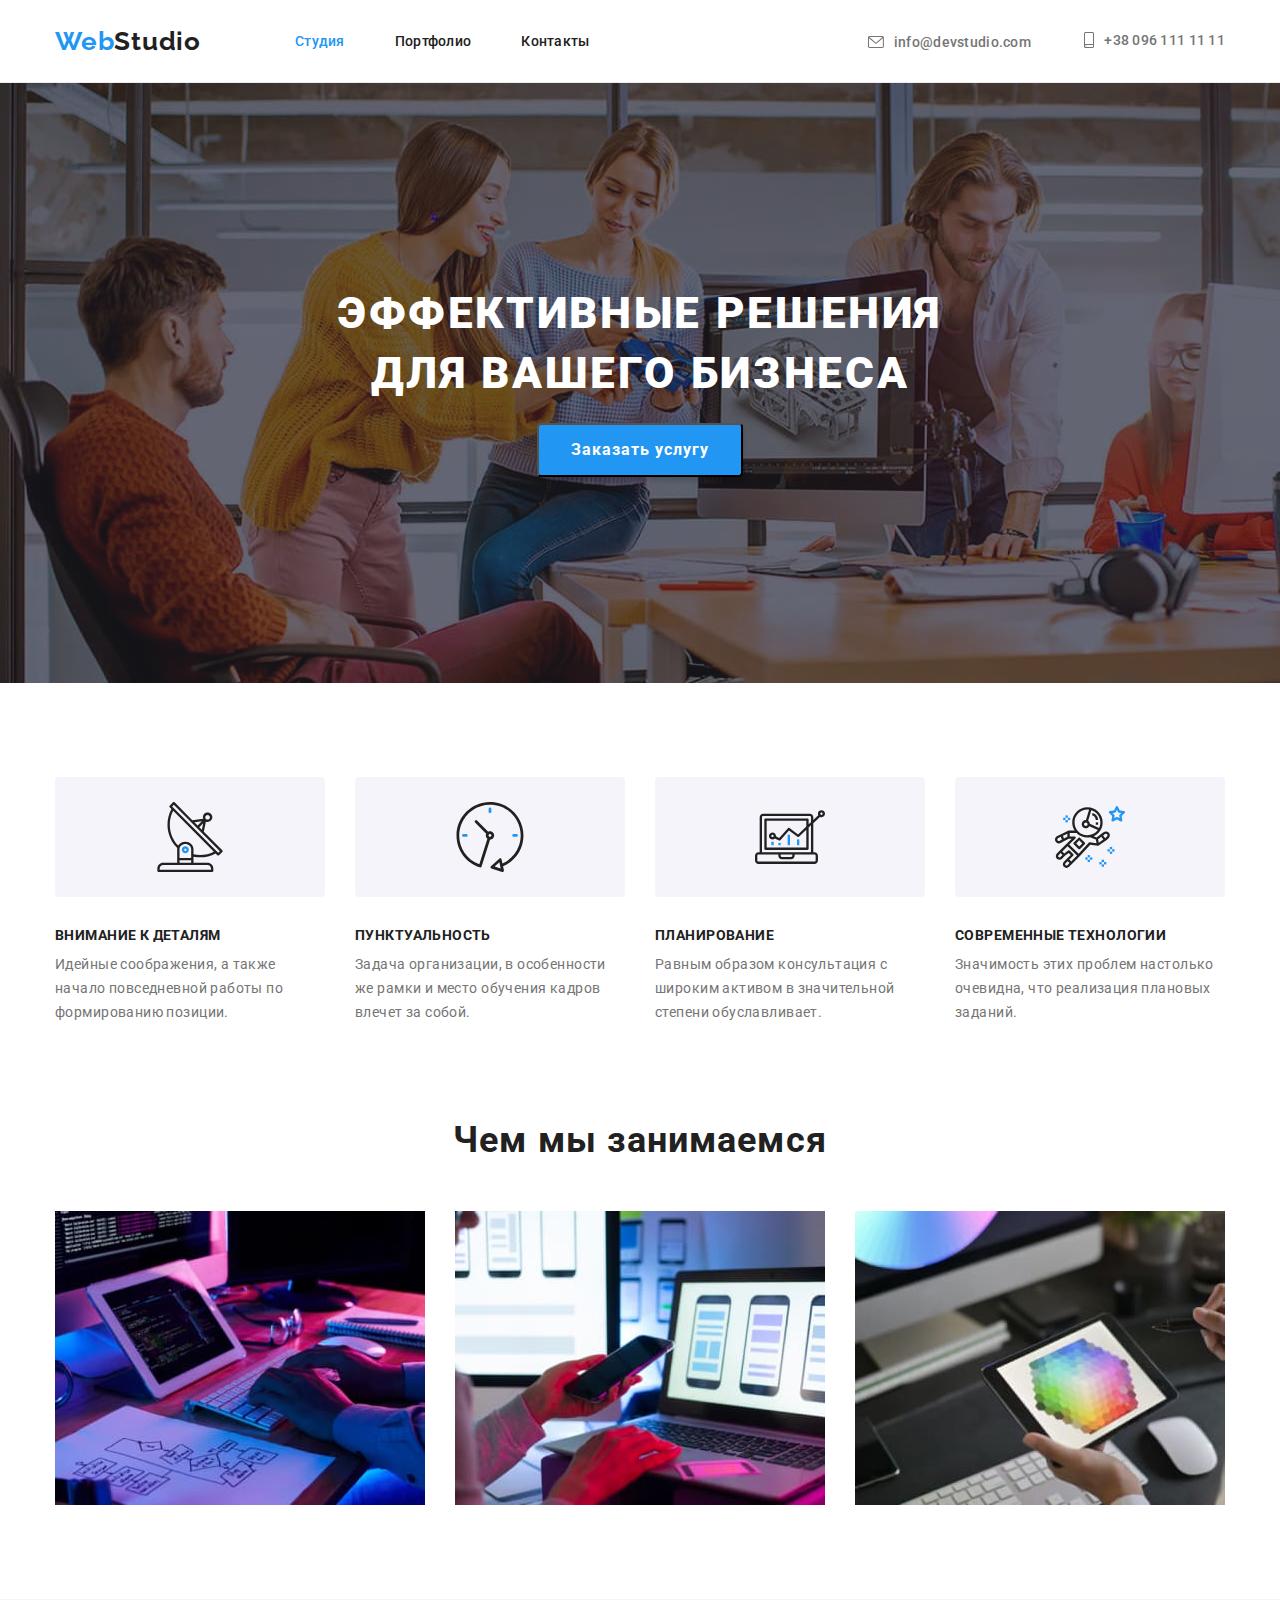
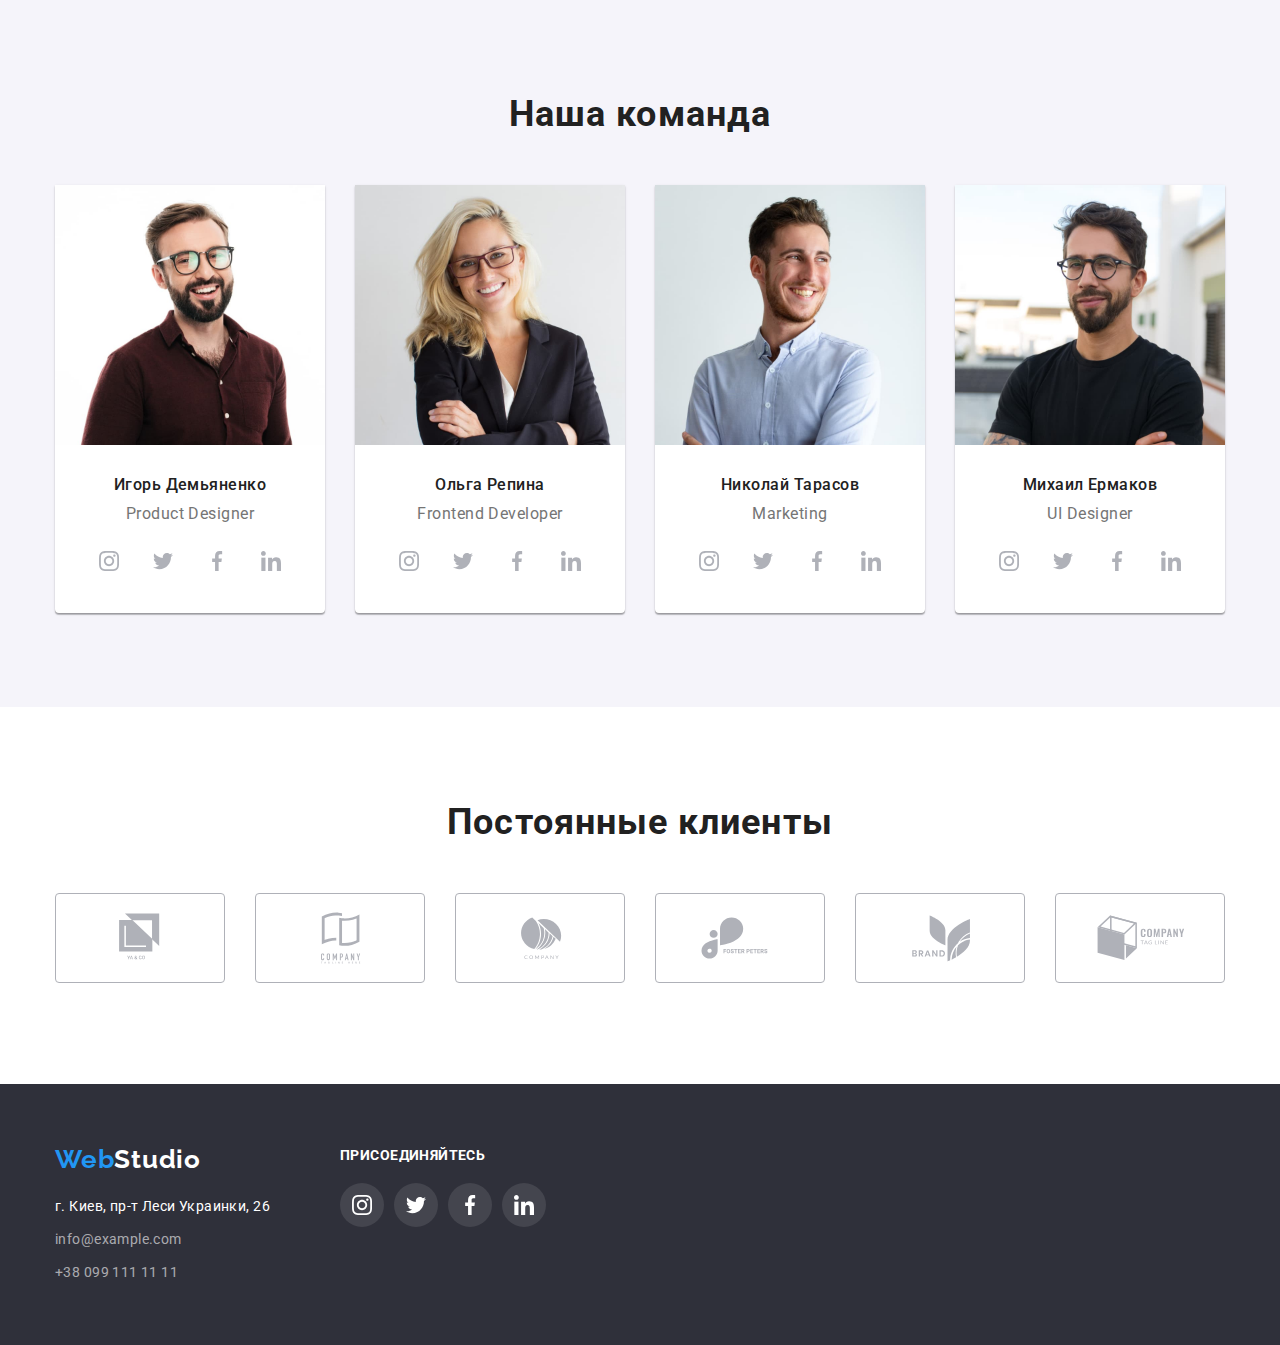
<file: index.html>
<!DOCTYPE html>
<html lang="ru">
<head>
    <meta charset="UTF-8">
    <meta name="viewport" content="width=device-width, initial-scale=1.0">
    <title>Студия</title>
    <link rel="preconnect" href="https://fonts.gstatic.com">
    <link href="https://fonts.googleapis.com/css2?family=Raleway:wght@700&family=Roboto:wght@400;500;700;900&display=swap" rel="stylesheet">
    <link rel="stylesheet" href="https://cdnjs.cloudflare.com/ajax/libs/modern-normalize/1.0.0/modern-normalize.min.css">
    <link rel="stylesheet" href="./css/main.css">
</head>
<body>

    <!-- Шапка страницы -->
    <header>
        <div class="container head ">
            <nav class="main-nav">
                <a href="./index.html" class="nav-logo"><span class="logo">Web</span>Studio</a>
                <ul class="main-nav-list">
                    <li><a href="./index.html" class="nav-link current">Студия</a></li>
                    <li><a href="./portfolio.html" class="nav-link">Портфолио</a></li>
                    <li><a href="" class="nav-link">Контакты</a></li>
                </ul>
            </nav>
            <address class="adress-nav">
                <a href="mailto:info@devstudio.com" class="link mail-link">
                <svg class="mail-icon">
                    <use href="./images/sprite.svg#icon-envelope"></use>
                </svg> 
                info@devstudio.com</a>
                <a href="tel:+380961111111" class="link phone-link">
                <svg class="phone-icon">
                    <use href="./images/sprite.svg#icon-smartphone"></use>
                </svg>
                +38 096 111 11 11</a>
            </address> 
        </div> 
    </header>

    <!-- Уникальный контент страницы -->
    <main>
        <!-- Секция Герой страницы -->
        <section class="hero" >
            <div class="container">
                <h1 class="hero-title">Эффективные решения для вашего бизнеса</h1>
                <button type="button" class="hero-button">Заказать услугу</button>
            </div>
        </section>

        <!-- Секция Наши особенности-->
        <section class="features">
            <div class="container">
                <h2 class="features-title visually-hidden">ОСОБЕННОСТИ</h2>
                <ul class="features-list">
                    <li class="features-list-item icon-antenna">
                        <div class="icon-bcg">
                            <svg class="features-icon">
                                <use href="./images/sprite.svg#icon-antenna"></use>
                            </svg>
                        </div>
                        <h3 class="item-title">ВНИМАНИЕ К ДЕТАЛЯМ</h3>
                        <p class="item-text">Идейные соображения, а также начало повседневной работы по формированию позиции.</p>
                    </li>
                    <li class="features-list-item icon-clock">
                        <div class="icon-bcg">
                            <svg class="features-icon">
                                <use href="./images/sprite.svg#icon-clock"></use>
                            </svg>
                        </div>
                        <h3 class="item-title">ПУНКТУАЛЬНОСТЬ</h3>
                        <p class="item-text">Задача организации, в особенности же рамки и место обучения кадров влечет за собой.</p>
                    </li>
                    <li class="features-list-item icon-diagramm">
                        <div class="icon-bcg">
                            <svg class="features-icon">
                                <use href="./images/sprite.svg#icon-diagram"></use>
                            </svg>
                        </div>
                        <h3 class="item-title">ПЛАНИРОВАНИЕ</h3>
                        <p class="item-text">Равным образом консультация с широким активом в значительной степени обуславливает.</p>
                    </li>
                    <li class="features-list-item icon-astronaut">
                        <div class="icon-bcg">
                            <svg class="features-icon">
                                <use href="./images/sprite.svg#icon-astronaut"></use>
                            </svg>
                        </div>
                        <h3 class="item-title">СОВРЕМЕННЫЕ ТЕХНОЛОГИИ</h3>
                        <p class="item-text">Значимость этих проблем настолько очевидна, что реализация плановых заданий.</p>
                    </li>
                </ul>
            </div>
        </section>
        
    <!-- Секция Чем мы занимаемся  -->
        <section class="ourworks">
            <div class="container">
                <h2 class="works title"> Чем мы занимаемся </h2>
                <ul class="works-list">
                    <li class="works-list-item"><a href=""><img src="./images/img_for_index/hand_on_keybord.jpg" alt="Набирает руками код на клваиатуре" width="370"></a></li>
                    <li class="works-list-item"><a href=""><img src="./images/img_for_index/phone_in_hand.jpg" alt="Держит в руках телефон" width="370"></a></li>
                    <li class="works-list-item"><a href=""><img src="./images/img_for_index/tablet.jpg" alt="Выбирает цвет из палитры на планшете" width="370"></a></li>
                </ul>
            </div>
        </section>

    <!-- Секция Наша команда -->
        <section class="ourteam">
            <div class="container">
                <h2 class="team title">Наша команда</h2>
                <ul class="team-list">
                    <li class="team-list-item">
                        <img src="./images/img_for_index/Ihor.jpg" alt="Фото Игорь Демьяненко" width="270" class="item-photo">
                        <h3 class="item-title">Игорь Демьяненко</h3>
                        <p class="item-text">Product Designer</p>
                        <ul class="social-sublist">
                            <li class="sublist-item">
                                <a href="" class="social-link">
                                    <svg class="social-icon">
                                        <use href="./images/sprite.svg#icon-instagram"></use>
                                    </svg>
                                </a>
                            </li>
                            <li class="sublist-item">
                                <a href="" class="social-link">
                                    <svg class="social-icon">
                                        <use href="./images/sprite.svg#icon-twitter"></use>
                                    </svg>
                                </a>
                            </li>
                            <li class="sublist-item">
                                <a href="" class="social-link">
                                    <svg class="social-icon">
                                        <use href="./images/sprite.svg#icon-facebook"></use>
                                    </svg>
                                </a>
                            </li>
                            <li class="sublist-item">
                                <a href="" class="social-link">
                                    <svg class="social-icon">
                                        <use href="./images/sprite.svg#icon-linkedin"></use>
                                    </svg>
                                </a>
                            </li>
                        </ul>
                    </li>
                    <li class="team-list-item">
                        <img src="./images/img_for_index/Olga.jpg" alt="Фото Ольга Репина" width="270" class="item-photo">
                        <h3 class="item-title">Ольга Репина</h3>
                        <p class="item-text">Frontend Developer</p>
                        <ul class="social-sublist">
                            <li class="sublist-item">
                                <a href="" class="social-link">
                                    <svg class="social-icon">
                                        <use href="./images/sprite.svg#icon-instagram"></use>
                                    </svg>
                                </a>
                            </li>
                            <li class="sublist-item">
                                <a href="" class="social-link">
                                    <svg class="social-icon">
                                        <use href="./images/sprite.svg#icon-twitter"></use>
                                    </svg>
                                </a>
                            </li>
                            <li class="sublist-item">
                                <a href="" class="social-link">
                                    <svg class="social-icon">
                                        <use href="./images/sprite.svg#icon-facebook"></use>
                                    </svg>
                                </a>
                            </li>
                            <li class="sublist-item">
                                <a href="" class="social-link">
                                    <svg class="social-icon">
                                        <use href="./images/sprite.svg#icon-linkedin"></use>
                                    </svg>
                                </a>
                            </li>
                        </ul>
                    </li>
                    <li class="team-list-item">
                        <img src="./images/img_for_index/Nickola.jpg" alt="Фото Николай Тарасов" width="270" class="item-photo">
                        <h3 class="item-title">Николай Тарасов</h3>
                        <p class="item-text">Marketing</p>
                        <ul class="social-sublist">
                            <li class="sublist-item">
                                <a href="" class="social-link">
                                    <svg class="social-icon">
                                        <use href="./images/sprite.svg#icon-instagram"></use>
                                    </svg>
                                </a>
                            </li>
                            <li class="sublist-item">
                                <a href="" class="social-link">
                                    <svg class="social-icon">
                                        <use href="./images/sprite.svg#icon-twitter"></use>
                                    </svg>
                                </a>
                            </li>
                            <li class="sublist-item">
                                <a href="" class="social-link">
                                    <svg class="social-icon">
                                        <use href="./images/sprite.svg#icon-facebook"></use>
                                    </svg>
                                </a>
                            </li>
                            <li class="sublist-item">
                                <a href="" class="social-link">
                                    <svg class="social-icon">
                                        <use href="./images/sprite.svg#icon-linkedin"></use>
                                    </svg>
                                </a>
                            </li>
                        </ul>
                    </li>
                    <li class="team-list-item">
                        <img src="./images/img_for_index/Misha.jpg" alt="Фото Михаил Ермаков" width="270" class="item-photo">
                        <h3 class="item-title">Михаил Ермаков</h3>
                        <p class="item-text">UI Designer</p>
                        <ul class="social-sublist">
                            <li class="sublist-item">
                                <a href="" class="social-link">
                                    <svg class="social-icon">
                                        <use href="./images/sprite.svg#icon-instagram"></use>
                                    </svg>
                                </a>
                            </li>
                            <li class="sublist-item">
                                <a href="" class="social-link">
                                    <svg class="social-icon">
                                        <use href="./images/sprite.svg#icon-twitter"></use>
                                    </svg>
                                </a>
                            </li>
                            <li class="sublist-item">
                                <a href="" class="social-link">
                                    <svg class="social-icon">
                                        <use href="./images/sprite.svg#icon-facebook"></use>
                                    </svg>
                                </a>
                            </li>
                            <li class="sublist-item">
                                <a href="" class="social-link">
                                    <svg class="social-icon">
                                        <use href="./images/sprite.svg#icon-linkedin"></use>
                                    </svg>
                                </a>
                            </li>
                        </ul>
                    </li>
                </ul>
            </div>
        </section>

        <!-- OUR CLIENTS -->

        <section class="clients">
            <div class="container">
                <h2 class="client title">Постоянные клиенты</h2>
                <ul class="clients-list">
                    <li class="client-item">
                        <a href="" class="client-link">
                            <svg class="client-icon">
                                <use href="./images/sprite.svg#icon-Client_yaco"></use>
                            </svg>
                        </a>
                    </li>
                    <li class="client-item">
                        <a href="" class="client-link">
                            <svg class="client-icon">
                                <use href="./images/sprite.svg#icon-Client_company_tagline"></use>
                            </svg>
                        </a>
                    </li>
                    <li class="client-item">
                        <a href="" class="client-link">
                            <svg class="client-icon">
                                <use href="./images/sprite.svg#icon-Client_company"></use>
                            </svg>
                        </a>
                    </li>
                    <li class="client-item">
                        <a href="" class="client-link">
                            <svg class="client-icon">
                                <use href="./images/sprite.svg#icon-Client_foster_peters"></use>
                            </svg>
                        </a>
                    </li>
                    <li class="client-item">
                        <a href="" class="client-link">
                            <svg class="client-icon">
                                <use href="./images/sprite.svg#icon-Client_brand"></use>
                            </svg>
                        </a>
                    </li>
                    <li class="client-item">
                        <a href="" class="client-link">
                            <svg class="client-icon">
                                <use href="./images/sprite.svg#icon-Client_taglinesecond"></use>
                            </svg>
                        </a>
                    </li>
                </ul>
            </div>
        </section>
    </main>

<!-- Подвал-->
    <footer class="footer">
        <div class="container">
            <div class="footer-left">
                <a href="./index.html" class="link-logo"><span class="logo">Web</span>Studio</a>
                <address class="footer-nav">
                    <div class="footer-nav-wrapper">
                        г. Киев, пр-т Леси Украинки, 26 
                        <a href="mailto:info@example.com" class="link">info@example.com</a> 
                        <a href="tel:+380991111111" class="link">+38 099 111 11 11</a>
                    </div>
                </address>
            </div>
            <div class="footer-right">
                <strong class="strong">присоединяйтесь</strong>
                <ul class="social-sublist">
                    <li class="sublist-item">
                        <a href="" class="social-link">
                            <svg class="social-icon">
                                <use href="./images/sprite.svg#icon-instagram"></use>
                            </svg>
                        </a>
                    </li>
                    <li class="sublist-item">
                        <a href="" class="social-link">
                            <svg class="social-icon">
                                <use href="./images/sprite.svg#icon-twitter"></use>
                            </svg>
                        </a>
                    </li>
                    <li class="sublist-item">
                        <a href="" class="social-link">
                            <svg class="social-icon">
                                <use href="./images/sprite.svg#icon-facebook"></use>
                            </svg>
                        </a>
                    </li>
                    <li class="sublist-item">
                        <a href="" class="social-link">
                            <svg class="social-icon">
                                <use href="./images/sprite.svg#icon-linkedin"></use>
                            </svg>
                        </a>
                    </li>
                </ul>
            </div>
        </div>
    </footer>

</body>
</html>
</file>
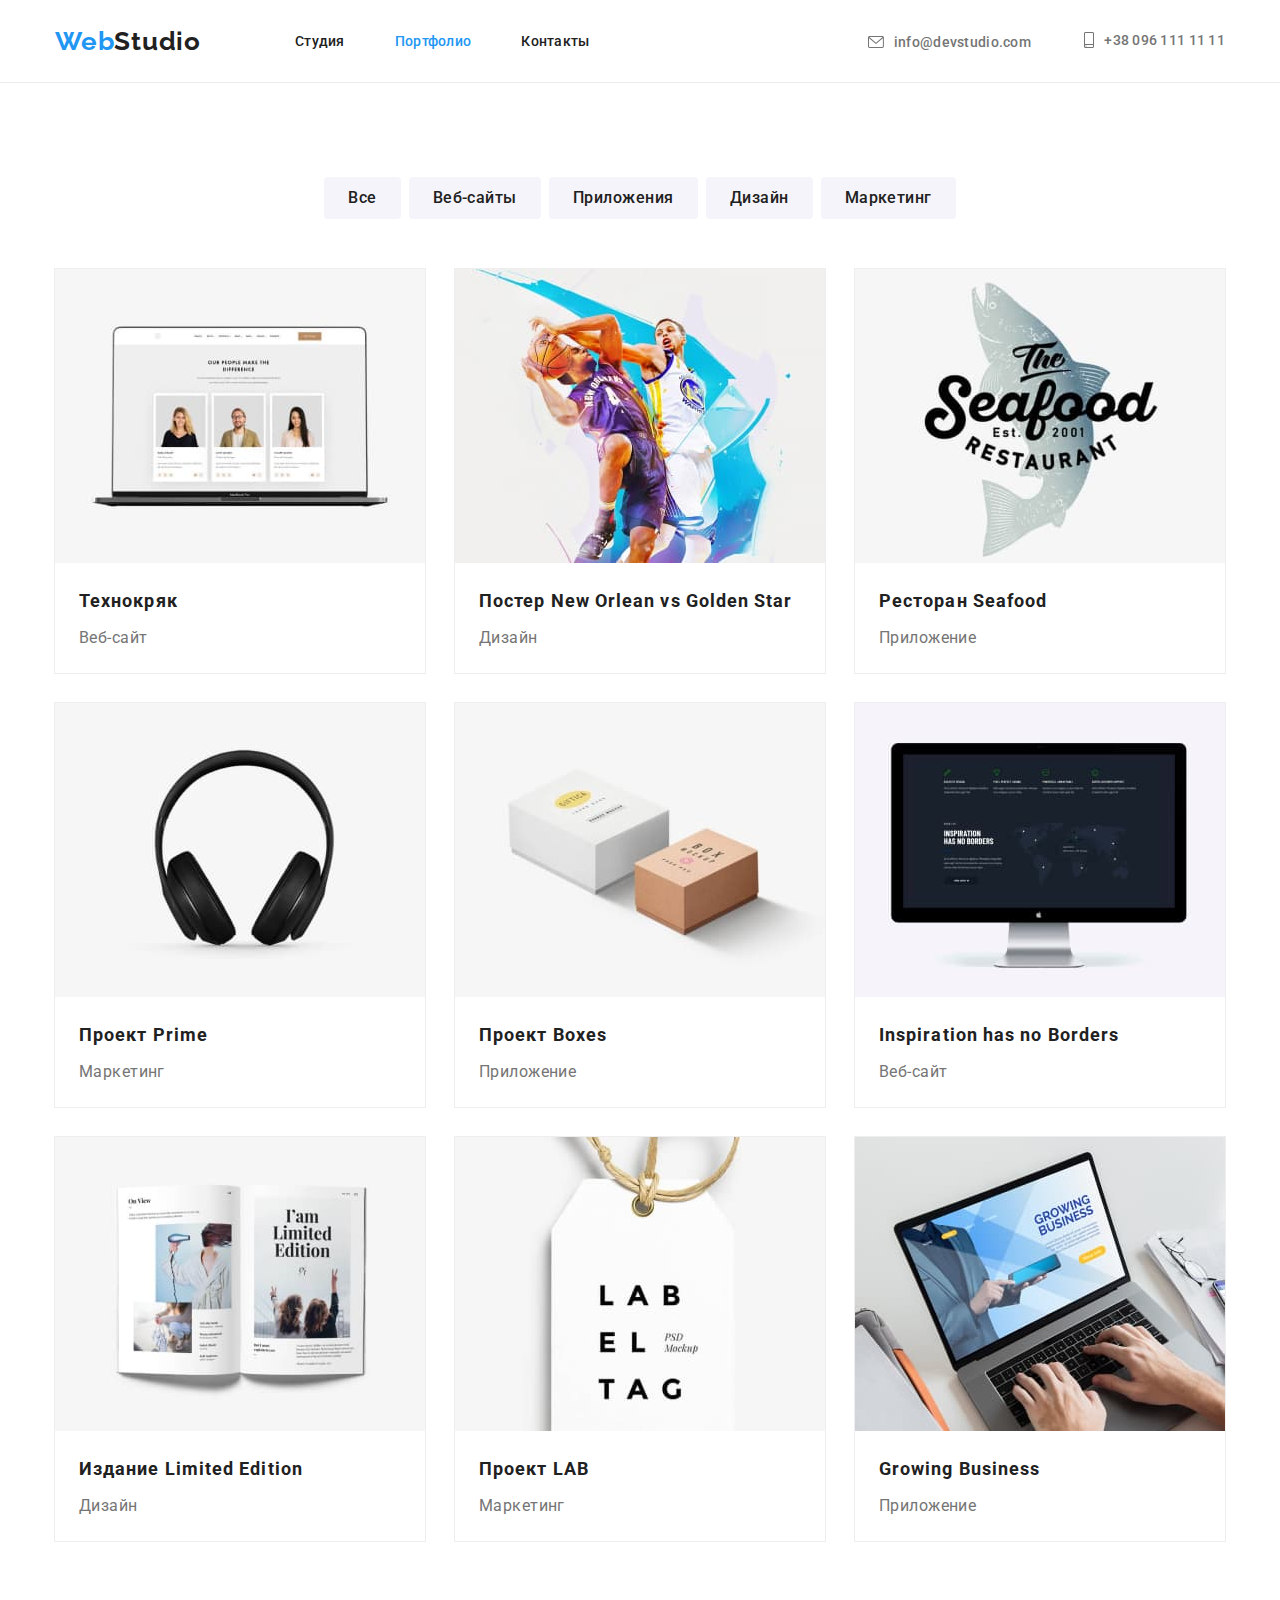
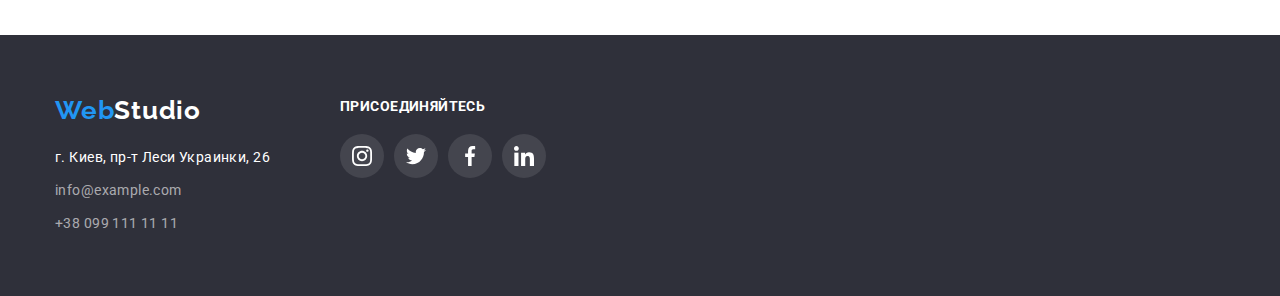
<file: portfolio.html>
<!DOCTYPE html>
<html lang="ru">
<head>
    <meta charset="UTF-8">
    <meta name="viewport" content="width=device-width, initial-scale=1.0">
    <title>Портфолио</title>
    <link rel="preconnect" href="https://fonts.gstatic.com">
    <link href="https://fonts.googleapis.com/css2?family=Raleway:wght@700&family=Roboto:wght@400;500;700;900&display=swap" rel="stylesheet">
    <link rel="stylesheet" href="https://cdnjs.cloudflare.com/ajax/libs/modern-normalize/1.0.0/modern-normalize.min.css">
    <link rel="stylesheet" href="./css/main.css">
</head>
<body>

     <!-- Шапка страницы -->
     <header>
        <div class="container head ">
            <nav class="main-nav">
                <a href="./index.html" class="nav-logo"><span class="logo">Web</span>Studio</a>
                <ul class="main-nav-list">
                    <li><a href="./index.html" class="nav-link">Студия</a></li>
                    <li><a href="./portfolio.html" class="nav-link current">Портфолио</a></li>
                    <li><a href="" class="nav-link">Контакты</a></li>
                </ul>
            </nav>
            <address class="adress-nav">
                <a href="mailto:info@devstudio.com" class="link mail-link">
                <svg class="mail-icon">
                    <use href="./images/sprite.svg#icon-envelope"></use>
                </svg> 
                info@devstudio.com</a>
                <a href="tel:+380961111111" class="link phone-link">
                <svg class="phone-icon">
                    <use href="./images/sprite.svg#icon-smartphone"></use>
                </svg>
                +38 096 111 11 11</a>
            </address> 
        </div> 
    </header>

    <!-- Основной контент страницы Портфолио-->
    <main class="portfolio">
        <section class="pottfolio__content">
            <div class="container">
                <h1 class="visually-hidden">Портфолио</h1>
                <ul class="pottfolio__top-list">
                    <li class="list-item"><button type="button" class="item-button">Все</button></li>
                    <li class="list-item"><button type="button" class="item-button">Веб-сайты</button></li>
                    <li class="list-item"><button type="button" class="item-button">Приложения</button></li>
                    <li class="list-item"><button type="button" class="item-button">Дизайн</button></li>
                    <li class="list-item"><button type="button" class="item-button">Маркетинг</button></li>
                </ul>
                <ul class="pottfolio__bot-list">
                    <li class="list-item">
                        <a href="" class="list-link">
                            <div class="link-content">
                                <img src="./images/img_for_potfolio/tehnocryak.jpg" alt="Веб-сайт технокряк">
                                <div class="list-item-underimg">
                                    <h2 class="bot-list-title">Технокряк</h2>
                                    <p class="bot-list-text">Веб-сайт</p>
                                </div>
                            </div>
                        </a>
                        
                    </li>
                    <li class="list-item">
                        <a href="" class="list-link">
                            <div class="link-content">
                                <img src="./images/img_for_potfolio/basketball.jpg" alt="Постер New Orlean vs Golden Star">
                                <div class="list-item-underimg">
                                    <h2 class="bot-list-title">Постер New Orlean vs Golden Star</h2>
                                    <p class="bot-list-text">Дизайн</p>
                                </div>
                            </div>
                        </a>
                        
                    </li>
                    <li class="list-item">
                        <a href="" class="list-link">
                            <div class="link-content">
                                <img src="./images/img_for_potfolio/seafood.jpg" alt="Ресторан Seafood">
                                <div class="list-item-underimg">
                                    <h2 class="bot-list-title">Ресторан Seafood</h2>
                                    <p class="bot-list-text">Приложение</p>
                                </div>
                            </div>
                        </a>
                        
                    </li>
                    <li class="list-item">
                        <a href="" class="list-link">
                            <div class="link-content">
                                <img src="./images/img_for_potfolio/project-prime.jpg" alt="Наушники">
                                <div class="list-item-underimg">
                                    <h2 class="bot-list-title">Проект Prime</h2>
                                    <p class="bot-list-text">Маркетинг</p>
                                </div>
                            </div>
                        </a>
                        
                    </li>
                    <li class="list-item">
                        <a href="" class="list-link">
                            <div class="link-content">
                                <img src="./images/img_for_potfolio/project-boxes.jpg" alt="Две коробки">
                                <div class="list-item-underimg">
                                    <h2 class="bot-list-title">Проект Boxes</h2>
                                    <p class="bot-list-text">Приложение</p>
                                </div>
                            </div>
                        </a>
                        
                    </li>
                    <li class="list-item">
                        <a href="" class="list-link">
                            <div class="link-content">
                                <img src="./images/img_for_potfolio/inspiration.jpg" alt="Монитор с сайтом">
                                <div class="list-item-underimg">
                                    <h2 class="bot-list-title">Inspiration has no Borders</h2>
                                    <p class="bot-list-text">Веб-сайт</p>
                                </div>
                            </div>
                        </a>
                        
                    </li>
                    <li class="list-item">
                        <a href="" class="list-link">
                            <div class="link-content">
                                <img src="./images/img_for_potfolio/book.jpg" alt="Открытая книга">
                                <div class="list-item-underimg">
                                    <h2 class="bot-list-title">Издание Limited Edition</h2>
                                    <p class="bot-list-text">Дизайн</p>
                                </div>
                            </div>
                        </a>
                        
                    </li>
                    <li class="list-item">
                        <a href="" class="list-link">
                            <div class="link-content">
                                <img src="./images/img_for_potfolio/lab.jpg" alt="Лейба">
                                <div class="list-item-underimg">
                                    <h2 class="bot-list-title">Проект LAB</h2>
                                    <p class="bot-list-text">Маркетинг</p>
                                </div>
                            </div>
                        </a>
                        
                    </li>
                    <li class="list-item">
                        <a href="" class="list-link">
                            <div class="link-content">
                                <img src="./images/img_for_potfolio/growing-business.jpg" alt="Ноутбук с открытым сайтом">
                                <div class="list-item-underimg">
                                    <h2 class="bot-list-title">Growing Business</h2>
                                    <p class="bot-list-text">Приложение</p>
                                </div>
                            </div>
                        </a>
                        
                    </li>
                </ul>
            </div>
        </section>
    </main>

    <!-- Подвал-->
    <footer class="footer">
        <div class="container">
            <div class="footer-left">
                <a href="./index.html" class="link-logo"><span class="logo">Web</span>Studio</a>
                <address class="footer-nav">
                    <div class="footer-nav-wrapper">
                        г. Киев, пр-т Леси Украинки, 26 
                        <a href="mailto:info@example.com" class="link">info@example.com</a> 
                        <a href="tel:+380991111111" class="link">+38 099 111 11 11</a>
                    </div>
                </address>
            </div>
            <div class="footer-right">
                <strong class="strong">присоединяйтесь</strong>
                <ul class="social-sublist">
                    <li class="sublist-item">
                        <a href="" class="social-link">
                            <svg class="social-icon">
                                <use href="./images/sprite.svg#icon-instagram"></use>
                            </svg>
                        </a>
                    </li>
                    <li class="sublist-item">
                        <a href="" class="social-link">
                            <svg class="social-icon">
                                <use href="./images/sprite.svg#icon-twitter"></use>
                            </svg>
                        </a>
                    </li>
                    <li class="sublist-item">
                        <a href="" class="social-link">
                            <svg class="social-icon">
                                <use href="./images/sprite.svg#icon-facebook"></use>
                            </svg>
                        </a>
                    </li>
                    <li class="sublist-item">
                        <a href="" class="social-link">
                            <svg class="social-icon">
                                <use href="./images/sprite.svg#icon-linkedin"></use>
                            </svg>
                        </a>
                    </li>
                </ul>
            </div>
        </div>
    </footer>
</body>
</html>
</file>
<file: css/main.css>
/* Цвет выделенного текста  #2196F3; */
/* Цвет h2 h3 #212121;*/
/* Цвет адреса и основного текста  #757575; */
/* Цвет h1 и бэкграунда основного  #FFFFFF; */
/* Цвет бэкграунда вторичного #2F303A;
   Цвет бэкграунда кнопки Портфолио #F5F4FA; */

/* Основные стили документа */
:root {
    --primary-text-color: #757575;
    --title-text-color: #212121;
    --accent-color: #2196F3;
    --primary-background-color: #FFFFFF;
    --secondary-background-color: #2F303A;
    --primary-bcg-clr-btn: #F5F4FA;

    --main-font: Roboto;
    --secondary-font: Raleway;
}

body {
    font-family: var(--main-font);
    font-weight: 400;
    font-size: 14px;
    line-height: 1.714;
    letter-spacing: 0.03em;
    background-color: var(--primary-background-color);
    color: var(--primary-text-color)
}
h1,h2,h3,h4,p {
    margin: 0;
}
img {
    display: block;
}
ul {
    list-style-type: none;
    padding: 0;
    margin: 0;
}
header {
    border-bottom: 1px solid #ECECEC;
}
a {
    text-decoration: none;
    color:inherit;
}

.container {
    margin-left: auto;
    margin-right: auto;
    width: 1200px;
    padding: 0 15px;
}

/* Стили Шапки */
.head,
.head > .main-nav {
    display: flex;
    align-items: center;
}

.main-nav .nav-logo {
    margin-right: 94px;


    color: var(--title-text-color);
    text-decoration: none;
    font-family: var(--secondary-font);
    font-weight: 700;
    font-size: 26px;
    line-height: 1.192;
    letter-spacing: 0.03em;
}

.logo {
    color: var(--accent-color);
}
.main-nav-list {
    display: flex;

}

.main-nav-list li:not(:last-child) {
    margin-right: 50px;
}

.main-nav .nav-link {
    display: block;
    padding-top:32px ;
    padding-bottom:32px ;

    font-weight: 500;
    font-size: 14px;
    line-height: 1.143;
    letter-spacing: 0.02em;
    color: var(--title-text-color);
    text-decoration: none;

}
.main-nav .nav-link:hover, 
.main-nav .nav-link:focus,
.main-nav .nav-link.current {
    color: var(--accent-color);
}

.link {
    color: var(--primary-text-color);
    text-decoration: none;
}
.link:hover, 
.link:focus  {
    color: var(--accent-color);
}
.adress-nav {
    margin-left: auto;
    font-style: normal;
    font-weight: 500;
    font-size: 14px;
    line-height: 1.143;
    letter-spacing: 0.02em;
}

.mail-icon {
    width: 16px;
    height: 12px;
    margin-right: 10px;
    fill:var(--primary-text-color);
}
.phone-icon {
    width: 10px;
    height: 16px;
    margin-right: 10px;
    fill:var(--primary-text-color);
}
.mail-link, 
.phone-link {
    padding-top: 32px;
    padding-bottom: 32px;
    display: inline-flex;
    align-items: center;
}
.mail-link:hover .mail-icon,
.mail-link:focus .mail-icon,
.phone-link:hover .phone-icon,
.phone-link:focus .phone-icon {
    fill: var(--accent-color);
}

.adress-nav a + a {
    margin-left: 50px;
}

/* Стиль Героя */


.hero {
    max-width: 1600px;
    height: 600px;
    background-color:var(--secondary-background-color);
    background-image: linear-gradient(to right, rgba(47, 48, 58, 0.4), rgba(47, 48, 58, 0.4)) , url('../images/img_for_index/header_background.jpg');
    background-size: cover;
    background-repeat: no-repeat;
    
    
    text-align: center;
    display: flex;
    margin: 0 auto;
    padding-top: 200px;
    padding-bottom: 200px;
}
.hero-title {

    margin-top: 0;
    max-width: 696px;
    margin:0 auto;
    margin-bottom: 20px;
    
    font-weight: 900;
    font-size: 44px;
    line-height: 1.364;
    letter-spacing: 0.06em;
    text-transform: uppercase;

    color: var(--primary-background-color)
}

.hero-button {
    display: block;
    margin: 0 auto;
    padding: 10px 32px;
    
    min-width: 200px;
    font-weight: 700;
    font-size: 16px;
    line-height: 1.875;
    text-align: center;
    letter-spacing: 0.06em;
    box-shadow: 0px 4px 4px rgba(0, 0, 0, 0.15);
    border-radius: 4px;

    background-color:#2196F3;
    color:#FFFFFF; 
    text-decoration: none;
}
/* Стиль Особенностей */

.title {
    font-weight: 700;
    font-size: 36px;
    line-height: 1.167;
    text-align: center;
    letter-spacing: 0.03em;
    color: var(--title-text-color);
}

.visually-hidden {
    position: absolute;
    clip: rect(0 0 0 0);
}
.features {
    padding-top: 94px;
    padding-bottom: 94px;
}
.features .features-list {
    display: flex;
}
.features-list-item:not(:last-child){
    margin-right: 30px;
}
/* ПЕРВЫЙ ВАРИАНТ ЧЕРЕЗ ::BEFORE */

/* .features-list-item::before {
    display: block;
    content:'';
    height: 120px;
    border-radius: 4px;
    margin-bottom: 30px;
    background-size: 70px 70px;
    background-repeat: no-repeat;
    background-position: center;
    background-color: #F5F4FA;
}
.icon-antenna::before {
    background-image: url('../images/svg/antenna.svg');
}
.icon-clock::before {
    background-image: url('../images/svg/clock.svg');
}
.icon-diagramm::before {
    background-image: url('../images/svg/diagram.svg')
}
.icon-astronaut::before {
    background-image: url('../images/svg/astronaut.svg');
} */

.icon-bcg {
    display: flex;
    justify-content: center;
    align-items: center;
    height: 120px;
    margin-bottom: 30px;
    background-color: #F5F4FA;
    border-radius: 4px;
}
.features-icon {
    width: 70px;
    height: 70px;
}

.features-list .item-title {
    margin-top: 0;
    margin-bottom: 10px;

    font-weight: 700;
    font-size: 14px;
    line-height: 1.143;
    letter-spacing: 0.03em;
    color: var(--title-text-color);
}


.features-list .item-text {
    margin: 0;
    padding: 0;
    display: inline-block;
    max-width: 270px;
}

/* OUR WORKS */

.ourworks {
    padding-bottom: 94px;
}
.works.title {
    margin-bottom: 50px;
}
.works-list {
    display: flex;
}
.works-list-item:not(:last-child) {
margin-right: 30px;
}

/* Стиль Команды */
.ourteam {
    background-color:var(--primary-bcg-clr-btn);
    padding-top: 94px;
    padding-bottom: 94px;
}

.team.title {
    margin-top: 0;
    margin-bottom: 50px;
}

.team-list {
    display: flex;
}
.team-list-item {
    background-color:var(--primary-background-color);
    box-shadow:0px 1px 3px rgba(0, 0, 0, 0.12), 0px 1px 1px rgba(0, 0, 0, 0.14), 0px 2px 1px rgba(0, 0, 0, 0.2);
    border-radius: 0px 0px 4px 4px;     
    max-width: 270px;
    margin: auto;
    padding-bottom: 30px;
    text-align: center;
}
.team-list-item:not(:last-child){
    margin-right: 30px;
}

.social-sublist {
    display: inline-flex;
}

.social-icon {
    width: 20px;
    height: 20px;
    fill: #AFB1B8;
}
.social-link {
    display: inline-flex;
    justify-content: center;
    align-items: center;

    width: 44px;
    height: 44px;
    background-color: transparent;
    border-radius: 50%;
}
.sublist-item:not(:last-child) {
    margin-right: 10px;
}
.social-link:focus,
.social-link:hover {
    background-color: var(--accent-color);
}

.social-link:hover .social-icon,
.social-link:focus .social-icon {
    fill:var(--primary-background-color);
}



.ourteam .item-photo {
    margin-bottom: 30px;
}
.ourteam .item-title {
    margin-bottom: 10px;

    font-weight: 500; 
    font-size: 16px;
    line-height: 1.187;
    letter-spacing: 0.03em;
    color: var(--title-text-color);
}

.ourteam .item-text {
    margin-bottom: 16px;
    font-size: 16px;
    line-height: 1.187;
    letter-spacing: 0.03em;
}

/* OUR CLIENTS */
.clients .container {
    padding-top: 94px;
    padding-bottom: 94px;
}
.client.title {
    margin-bottom: 50px;
}
.client-link {
    display: inline-flex;
    width: 170px;
    height: 90px;
    border: 1px solid #AFB1B8; 
    border-radius: 4px;
}
.clients-list {
    display: flex;
}
.client-item:not(:last-child) {
    margin-right: 30px;
}
.client-icon {
    fill: #AFB1B8;
}
.client-link:hover ,
.client-link:focus {
    border: 1px solid var(--accent-color);
}
.client-link:hover .client-icon ,
.client-link:focus .client-icon {
    fill: var(--accent-color);
}

/* Стиль Подвала */

.footer {
    background-color:var(--secondary-background-color) ;
    padding-top: 60px;
    padding-bottom: 60px;
}
.footer > .container {
    display:flex;
}
.footer-right .social-sublist {
    display: flex;
}
.footer-right .strong {
    display: inline-block;
    margin-bottom: 20px;

    font-weight: 700;
    font-size: 14px;
    line-height: 1.143;
    letter-spacing: 0.03em;
    text-transform: uppercase;
    color:var(--primary-background-color);
}
.footer .social-link {
    background-color: rgba(255, 255, 255, 0.1);;
}
.footer .social-link:hover,
.footer .social-link:focus {
    background-color: var(--accent-color);
}

.footer .social-icon {
    fill:#FFFFFF;
}


.footer-left {
    margin-right: 70px;
}
.footer a.link-logo {
    display: inline-block;
    margin-bottom: 20px;
    
    font-family: var(--secondary-font);
    font-weight: 700;
    font-size: 26px;
    line-height: 1.192;
    letter-spacing: 0.03em;
    color:var(--primary-background-color);
    text-decoration: none;
}
.footer address.footer-nav {
    font-style: normal;
    font-size: 14px;
    line-height: 1.714;
    letter-spacing: 0.03em;
    color:var(--primary-background-color);
    text-decoration: none;
}
.footer-nav-wrapper {
    display: flex;
    flex-direction: column;
    
}
.footer-nav-wrapper > .link {
    display: inline-block;
    margin-top: 9px;
}
footer .link {
    color: rgba(255, 255, 255, 0.6);
}
/* через тег, учитывая спецификацию 0,1,1, 
   чтобы не крыть спецу что выше для линк.ховер и фокус */

/* СТИЛЬ ВТОРОЙ СТРАНИЦЫ ПОРТФОЛИО */
.pottfolio__content {
    padding-top: 94px;
    padding-bottom: 94px;
}

.pottfolio__top-list{
    display: flex;
    justify-content: center;
    margin-bottom: 50px;
}
.pottfolio__top-list .list-item:not(:last-child) {
margin-right: 8px;
}
.item-button {
    padding: 6px 22px;

    font-family: Roboto;
    font-weight: 500;
    font-size: 16px;
    line-height: 1.625;
    text-align: center;
    letter-spacing: 0.03em;
    color:var(--title-text-color);

    border-radius: 4px;
}
.portfolio button {
    background: #F5F4FA;
    border-color: transparent;
}
.item-button:hover,
.item-button:focus  {
    color: var(--primary-background-color);
    background-color:var(--accent-color);
    cursor:pointer;
    box-shadow: 0px 3px 1px rgba(0, 0, 0, 0.1), 0px 1px 2px rgba(0, 0, 0, 0.08), 0px 2px 2px rgba(0, 0, 0, 0.12);
}
.pottfolio__bot-list {
    display: flex;
    flex-wrap: wrap;
}
.pottfolio__bot-list > .list-item {
    margin-right: 30px;
    margin-bottom: 30px;
}
.pottfolio__bot-list > .list-item:nth-child(3n){
    margin-right: 0;
}
.pottfolio__bot-list > .list-item:nth-last-child(-n+3) {
    margin-bottom: 0;
}
.pottfolio__bot-list .list-item {
    box-sizing: border-box;
    outline: 1px solid #EEEEEE
}
.portfolio .bot-list-title {
    margin-bottom: 4px;

    font-weight: 700;
    font-size: 18px;
    line-height: 2;
    letter-spacing: 0.06em;
    color:var(--title-text-color);
}
.bot-list-text {
    font-size: 16px;
    line-height: 1.875;
}
.list-item-underimg {
    padding: 20px 24px;
}
.list-link:hover .link-content,
.list-link:focus .link-content {
    box-shadow: 0px 1px 1px rgba(0, 0, 0, 0.12), 0px 4px 4px rgba(0, 0, 0, 0.06), 1px 4px 6px rgba(0, 0, 0, 0.16);
}
/* .list-item {
    box-shadow: 0px 1px 1px rgba(0, 0, 0, 0.12), 0px 4px 4px rgba(0, 0, 0, 0.06), 1px 4px 6px rgba(0, 0, 0, 0.16);
} */
</file>
